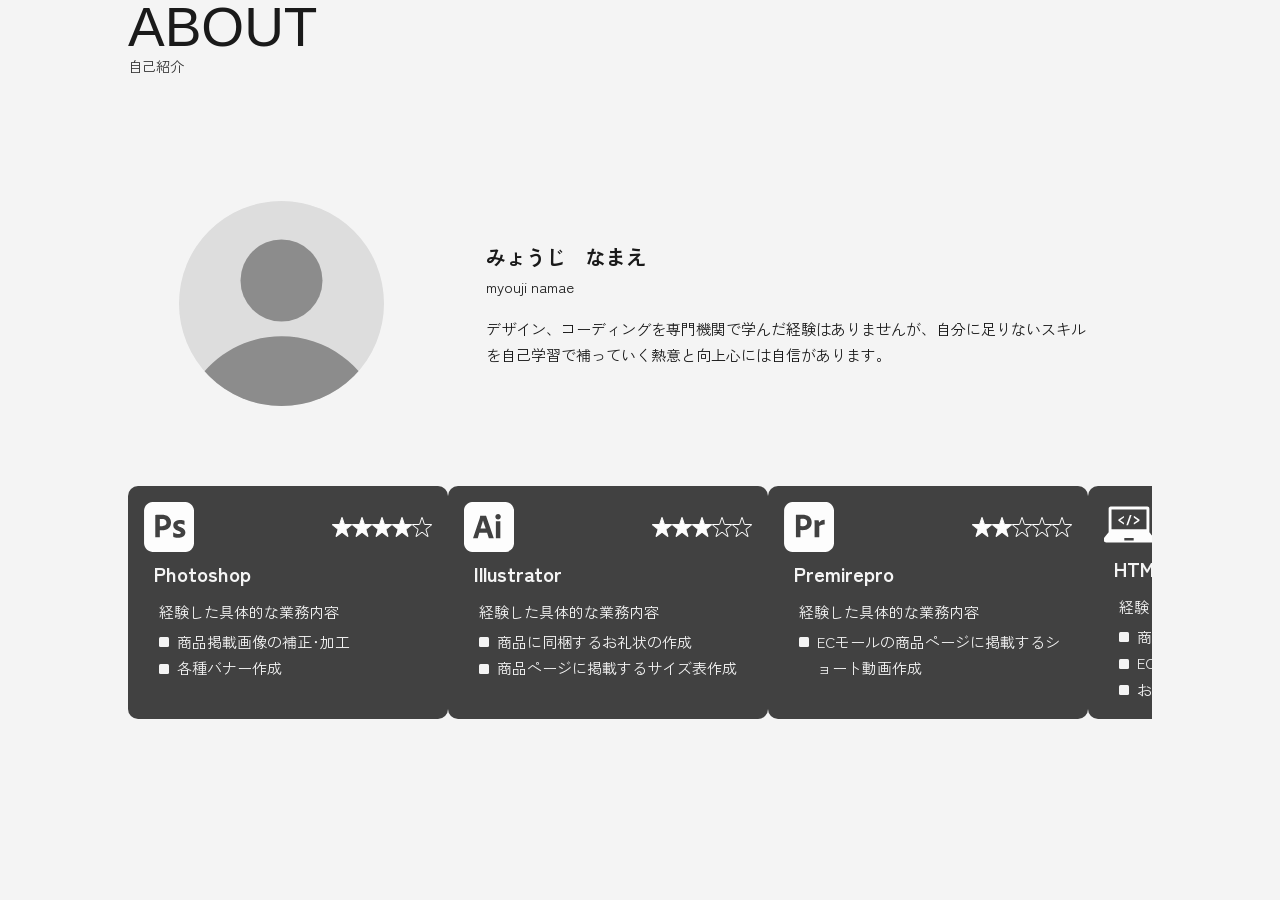
<file: about.html>
<!DOCTYPE html>
<html lang="ja">

<head>
    <meta charset="UTF-8">
    <meta name="viewport" content="width=device-width, initial-scale=1.0">
    <title>About</title>
    <link rel="stylesheet" href="css/destyle.css" type="text/css">
    <link rel="stylesheet" href="css/style.css" type="text/css">
    <link rel="preconnect" href="https://fonts.googleapis.com">
    <link rel="preconnect" href="https://fonts.gstatic.com" crossorigin>
    <link
        href="https://fonts.googleapis.com/css2?family=Google+Sans+Flex:opsz,wght@6..144,1..1000&family=Zen+Kaku+Gothic+Antique&display=swap"
        rel="stylesheet">

</head>

<body>
    <div id="selfintro_wrap">
        <h2 class="sans_flex">ABOUT</h2>
        <div class="section_subtitle">自己紹介</div>
        <div class="selfportrait_wrap">
            <p class="me_img"><img src="img/me.svg" alt="みょうじ　なまえ"></p>
            <div class="me_text">
                <p class="name">みょうじ　なまえ</p>
                <p class="name_deco">myouji namae</p>

                <p>
                    デザイン、コーディングを専門機関で学んだ経験はありませんが、自分に足りないスキルを自己学習で補っていく熱意と向上心には自信があります。 </p>
            </div>
        </div>

        <div class="skill">
            <div class="skill_swiper">
                <ul class="skillcard_wrap swiper-wrapper">
                    <li class="skillcard ps swiper-slide">
                        <div class="skill_title">
                            <p class="skill_icon">
                                <img src="img/ps.svg" alt="Photoshopのアイコン">
                            </p>
                            <div class="star_flex">
                                <p class="star">
                                    <img src="img/star_black.svg" alt="星マーク">
                                </p>
                                <p class="star">
                                    <img src="img/star_black.svg" alt="星マーク">
                                </p>
                                <p class="star">
                                    <img src="img/star_black.svg" alt="星マーク">
                                </p>
                                <p class="star">
                                    <img src="img/star_black.svg" alt="星マーク">
                                </p>
                                <p class="star">
                                    <img src="img/star_white.svg" alt="星マーク">
                                </p>
                            </div>
                        </div>
                        <h3>Photoshop</h3>

                        <span>
                            <h4>経験した具体的な業務内容</h4>
                            <ul class="detail">
                                <li>商品掲載画像の補正･加工</li>
                                <li>各種バナー作成</li>
                            </ul>
                        </span>
                    </li>
                    <li class="skillcard ai swiper-slide">
                        <div class="skill_title">
                            <p class="skill_icon">
                                <img src="img/ai.svg" alt="Illustratorのアイコン">
                            </p>
                            <div class="star_flex">
                                <p class="star">
                                    <img src="img/star_black.svg" alt="星マーク">
                                </p>
                                <p class="star">
                                    <img src="img/star_black.svg" alt="星マーク">
                                </p>
                                <p class="star">
                                    <img src="img/star_black.svg" alt="星マーク">
                                </p>
                                <p class="star">
                                    <img src="img/star_white.svg" alt="星マーク">
                                </p>
                                <p class="star">
                                    <img src="img/star_white.svg" alt="星マーク">
                                </p>
                            </div>
                        </div>
                        <h3>Illustrator</h3>
                        <span>
                            <h4>経験した具体的な業務内容</h4>
                            <ul class="detail">
                                <li>商品に同梱するお礼状の作成</li>
                                <li>商品ページに掲載するサイズ表作成</li>
                            </ul>
                        </span>
                    </li>
                    <li class="skillcard pre swiper-slide">
                        <div class="skill_title">
                            <p class="skill_icon">
                                <img src="img/pre.svg" alt="Premireproのアイコン">
                            </p>
                            <div class="star_flex">
                                <p class="star">
                                    <img src="img/star_black.svg" alt="星マーク">
                                </p>
                                <p class="star">
                                    <img src="img/star_black.svg" alt="星マーク">
                                </p>
                                <p class="star">
                                    <img src="img/star_white.svg" alt="星マーク">
                                </p>
                                <p class="star">
                                    <img src="img/star_white.svg" alt="星マーク">
                                </p>
                                <p class="star">
                                    <img src="img/star_white.svg" alt="星マーク">
                                </p>
                            </div>
                        </div>
                        <h3>Premirepro</h3>
                        <span>
                            <h4>経験した具体的な業務内容</h4>
                            <ul class="detail">
                                <li>ECモールの商品ページに掲載するショート動画作成</li>
                            </ul>
                        </span>
                    </li>
                    <li class="skillcard hc swiper-slide">
                        <div class="skill_title">
                            <p class="skill_icon">
                                <img src="img/coading.svg" alt="HTML/CSSのアイコン">
                            </p>
                            <div class="star_flex">
                                <p class="star">
                                    <img src="img/star_black.svg" alt="星マーク">
                                </p>
                                <p class="star">
                                    <img src="img/star_black.svg" alt="星マーク">
                                </p>
                                <p class="star">
                                    <img src="img/star_black.svg" alt="星マーク">
                                </p>
                                <p class="star">
                                    <img src="img/star_black.svg" alt="星マーク">
                                </p>
                                <p class="star">
                                    <img src="img/star_white.svg" alt="星マーク">
                                </p>
                            </div>
                        </div>
                        <h3>HTML/CSS/Javascript</h3>
                        <span>
                            <h4>経験した具体的な業務内容</h4>
                            <ul class="detail">
                                <li>商品の特集記事作成</li>
                                <li>ECモール自社ページの更新</li>
                                <li>お問い合わせフォームの作成</li>
                            </ul>
                        </span>
                    </li>
                    <li class="skillcard js swiper-slide">
                        <div class="skill_title">
                            <p class="skill_icon">
                                <img src="img/camera.svg" alt="カメラのアイコン">
                            </p>
                            <div class="star_flex">
                                <p class="star">
                                    <img src="img/star_black.svg" alt="星マーク">
                                </p>
                                <p class="star">
                                    <img src="img/star_black.svg" alt="星マーク">
                                </p>
                                <p class="star">
                                    <img src="img/star_black.svg" alt="星マーク">
                                </p>
                                <p class="star">
                                    <img src="img/star_black.svg" alt="星マーク">
                                </p>
                                <p class="star">
                                    <img src="img/star_white.svg" alt="星マーク">
                                </p>
                            </div>
                        </div>
                        <h3>一眼レフカメラを用いた撮影</h3>
                        <span>
                            <h4>経験した具体的な業務内容</h4>
                            <ul class="detail">
                                <li>商品掲載画像の撮影</li>
                                <li>アパレル商品の着用画像撮影</li>
                                <li>ショート動画用の動画撮影</li>
                            </ul>
                        </span>
                    </li>
                    <li class="skillcard marketing swiper-slide">
                        <div class="skill_title">
                            <p class="skill_icon">
                                <img src="img/marketing.svg" alt="marketingのアイコン">
                            </p>
                            <div class="star_flex">
                                <p class="star">
                                    <img src="img/star_black.svg" alt="星マーク">
                                </p>
                                <p class="star">
                                    <img src="img/star_black.svg" alt="星マーク">
                                </p>
                                <p class="star">
                                    <img src="img/star_white.svg" alt="星マーク">
                                </p>
                                <p class="star">
                                    <img src="img/star_white.svg" alt="星マーク">
                                </p>
                                <p class="star">
                                    <img src="img/star_white.svg" alt="星マーク">
                                </p>
                            </div>
                        </div>
                        <h3>マーケティング/SNS</h3>
                        <span>
                            <h4>経験した具体的な業務内容</h4>
                            <ul class="detail">
                                <li>Instagramのフィード作成</li>
                                <li>Xのポスト作成</li>
                            </ul>
                        </span>
                    </li>

                </ul>
            </div>
        </div>
    </div>
</body>

</html>
</file>
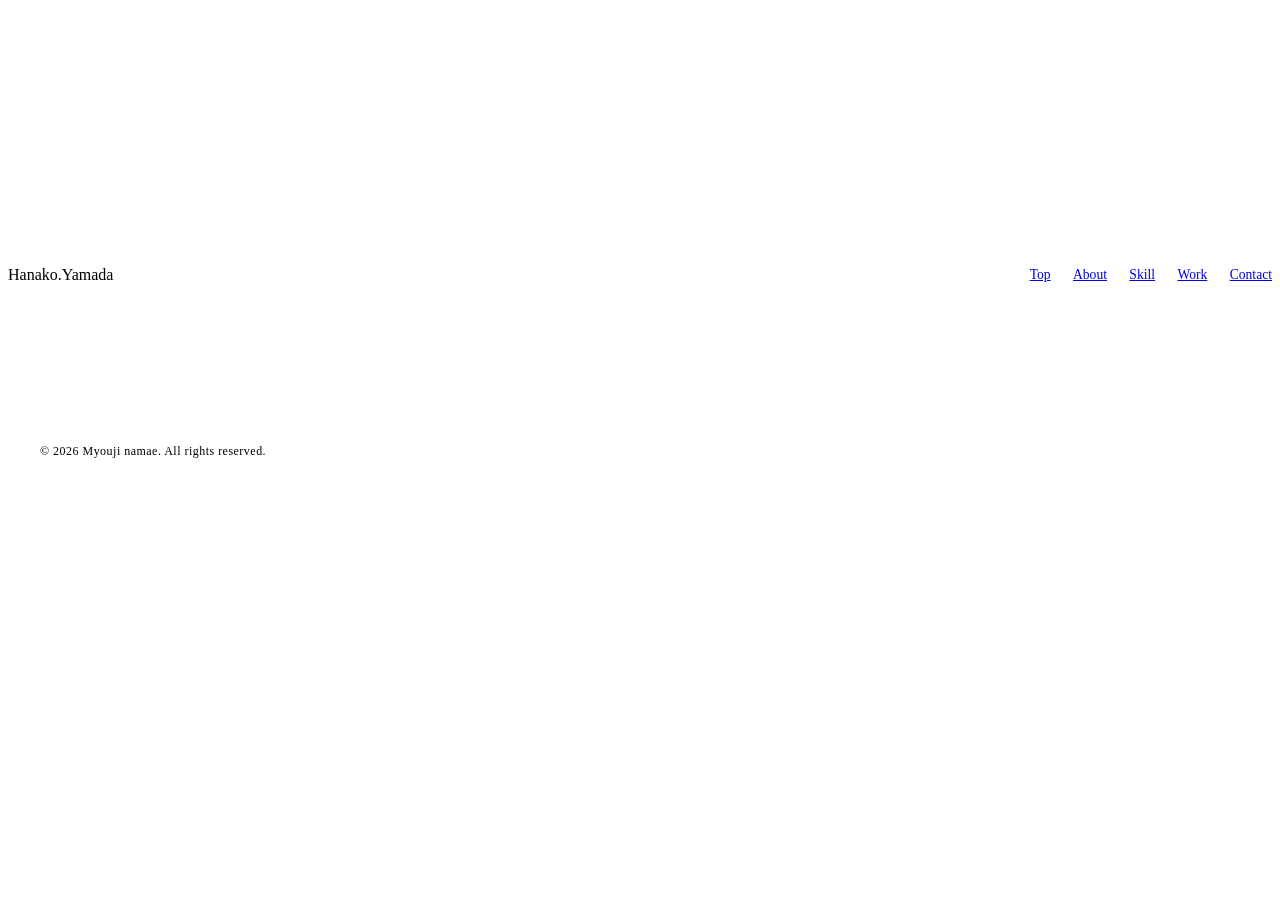
<file: footer.html>
<!DOCTYPE html>
<html lang="en">

<head>
    <meta charset="UTF-8">
    <meta name="viewport" content="width=device-width, initial-scale=1.0">
    <title>footer</title>
    <style>
        /* フッター */
        #footer_bg {
            width: 100%;
            background-color: var(--fontcolor);
            color: var(--basecolor);
            margin-top: 250px;
            padding-top: rem;
        }

        .footer-top {
            display: flex;
            justify-content: space-between;
            align-items: center;
            flex-wrap: wrap;
            gap: 1rem;
            width: 1200px;
            margin: auto;
            padding-top: 1rem;
        }

        .footer-links {
            display: flex;
            gap: 1.4rem;
            font-size: .85rem;
            color: var(--charcoal-soft);
        }

        .footer-links a:hover {
            color: var(--red);
        }

        .copyright {
            font-size: .75rem;
            color: var(--charcoal-soft);
            letter-spacing: .04em;
            margin-top: 8rem;
            width: 1200px;
            margin: auto;
            padding: 10rem 0 0.5rem 0;
        }

        @media screen and (max-width: 1299px) {

            /* フッター */
            .footer-top {
                width: 100%;
            }

            @media screen and (max-width: 767px) {}
        }
    </style>
</head>

<body>
    <div id="footer_bg">
        <div id="footer_wrap">
            <div class="footer-top">
                <div>Hanako.Yamada</div>
                <div class="footer-links">
                    <a href="#hero">Top</a>
                    <a href="#about">About</a>
                    <a href="#skills">Skill</a>
                    <a href="#works">Work</a>
                    <a href="#contact">Contact</a>
                </div>
            </div>

            <div class="copyright">© 2026 Myouji namae. All rights reserved.</div>
        </div>
</body>

</html>
</file>
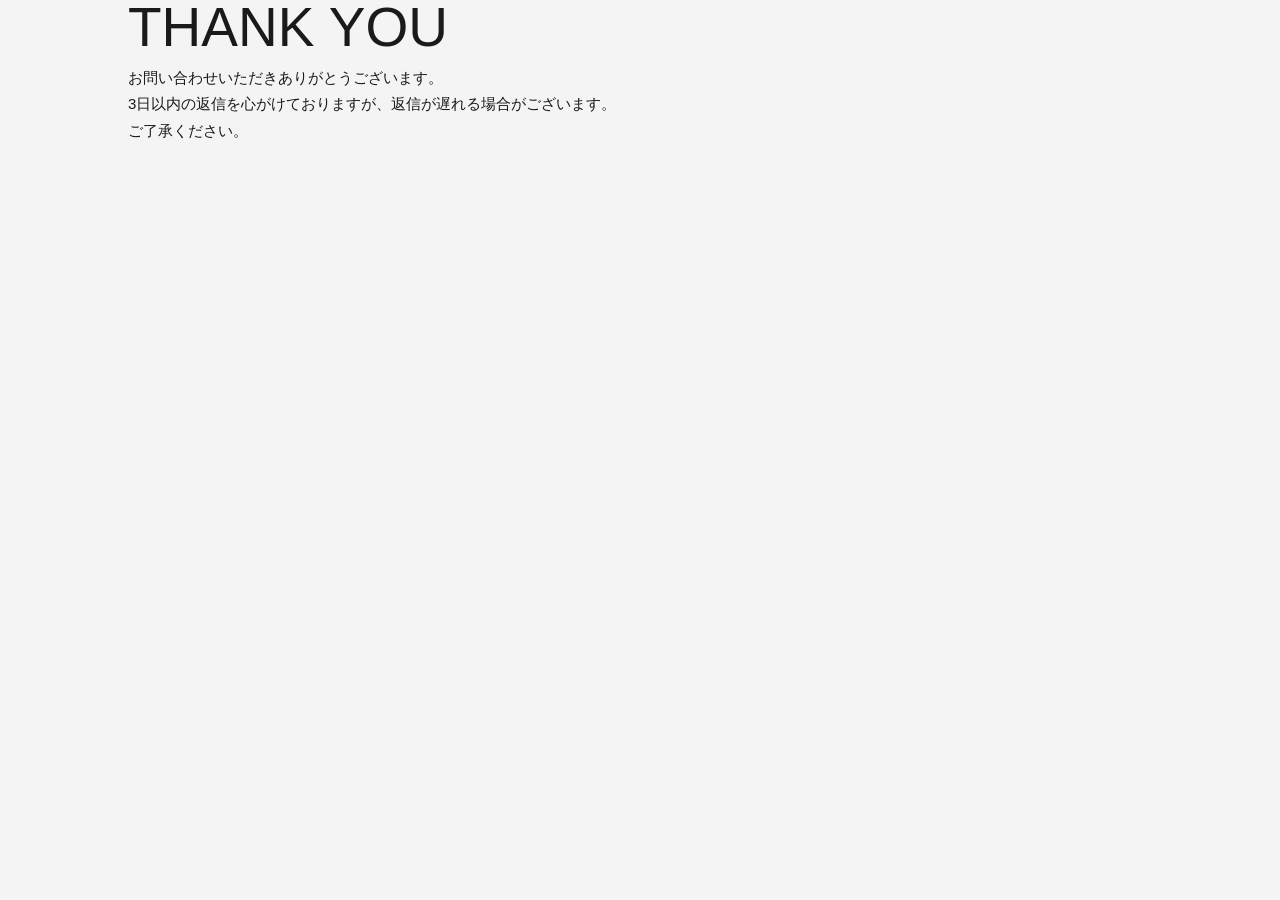
<file: thanks.html>
<!DOCTYPE html>
<html lang="ja">

<head>
    <meta charset="UTF-8">
    <meta name="viewport" content="width=device-width, initial-scale=1.0">
    <title>THANKS</title>
    <link rel="stylesheet" href="css/destyle.css" type="text/css">
    <link rel="stylesheet" href="css/style.css" type="text/css">
    <link rel="preconnect" href="https://fonts.googleapis.com">
    <link rel="preconnect" href="https://fonts.gstatic.com" crossorigin>
    <link href="https://fonts.googleapis.com/css2?family=Zen+Kaku+Gothic+New:wght@400;500;700;900&display=swap"
        rel="stylesheet">
    <style>
        .matrix .bg-wrap,
        .matrix .bg-wrap .inn {
            display: block;
        }

        .matrix .bg-wrap {
            overflow: hidden;
            opacity: 0;
        }

        .matrix .bg-wrap+.bg-wrap {
            margin-top: 10px;
        }

        .matrix .bg-wrap .inn.small {
            font-size: 15px;
        }

        .matrix .bg-wrap .inn {
            opacity: 0;
            transform: matrix(1, 0, 0, 1, 0, 100);
            transition: 1.2s cubic-bezier(0.22, 1, 0.36, 1);
        }

        .matrix.is-animated .bg-wrap {
            opacity: 1;
        }

        .matrix.is-animated .bg-wrap .inn {
            opacity: 1;
            transform: matrix(1, 0, 0, 1, 0, 0);
        }

        /* largeの0.25秒後にsmallを開始 */
        .matrix.is-animated .bg-wrap:nth-child(2) .inn.small {
            transition-delay: 0.25s;
        }
    </style>
</head>

<body>
    <div id="thanks_wrap" class="matrix anim">
        <span class="bg-wrap">
            <h2 class="sans_flex inn large">THANK YOU</h2>
        </span>
        <span class="bg-wrap">
            <p class="inn small">お問い合わせいただきありがとうございます。<br>
                3日以内の返信を心がけておりますが、返信が遅れる場合がございます。<br>
                ご了承ください。
            </p>
        </span>
    </div>

    <script>
        document.addEventListener("DOMContentLoaded", () => {
            const targets = document.querySelectorAll(".matrix");

            const observer = new IntersectionObserver(
                (entries, observer) => {
                    entries.forEach((entry) => {
                        if (entry.isIntersecting) {
                            entry.target.classList.add("is-animated");
                            observer.unobserve(entry.target);
                        }
                    });
                },
                {
                    threshold: 0.1,
                    rootMargin: "0px 0px -10% 0px",
                }
            );

            targets.forEach((target) => {
                observer.observe(target);
            });
        });
    </script>
</body>

</html>
</file>
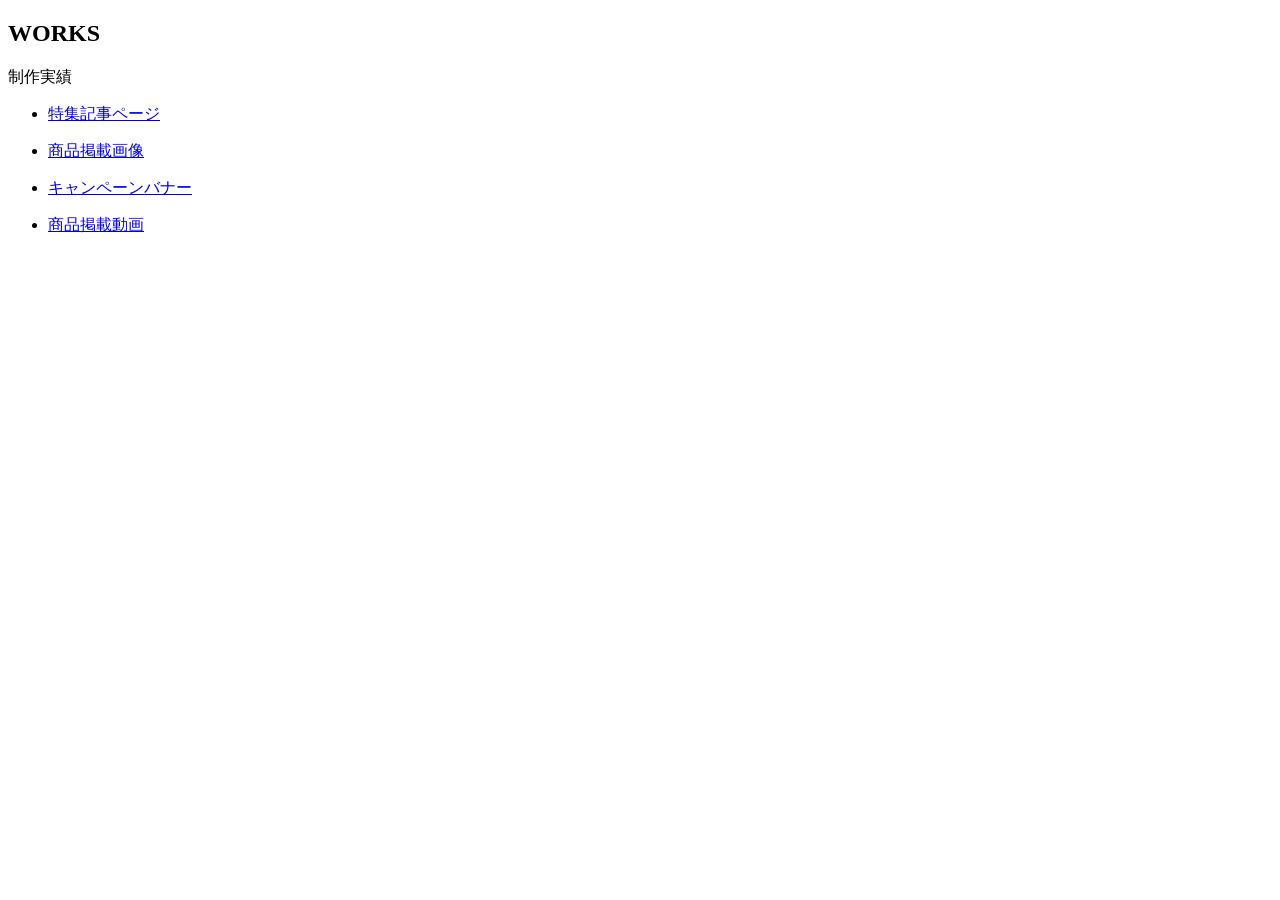
<file: works.html>
<!DOCTYPE html>
<html lang="ja">

<head>
    <meta charset="UTF-8">
    <meta name="viewport" content="width=device-width, initial-scale=1.0">
    <title>WORKS</title>
</head>

<body>
    <div id="works_wrap">
        <h2 class="sans_flex">WORKS</h2>
        <div class="section_subtitle">制作実績</div>
        <div class="swiper">
            <ul class="works_card swiper-wrapper">
                <li class="swiper-slide">
                    <a class="bc_gradation" href="works01.html">
                        <p class="works_title">特集記事ページ</p>
                    </a>
                </li>
                <li class="swiper-slide">
                    <a class="bc_gradation" href="works02.html">
                        <p class="works_title">商品掲載画像</p>
                    </a>
                </li>
                <li class="swiper-slide">
                    <a class="bc_gradation" href="works03.html">
                        <p class="works_title">キャンペーンバナー</p>
                    </a>
                </li>
                <li class="swiper-slide">
                    <a class="bc_gradation" href="works04.html">
                        <p class="works_title">商品掲載動画</p>
                    </a>
                </li>
            </ul>
        </div>
    </div>
</body>

</html>
</file>
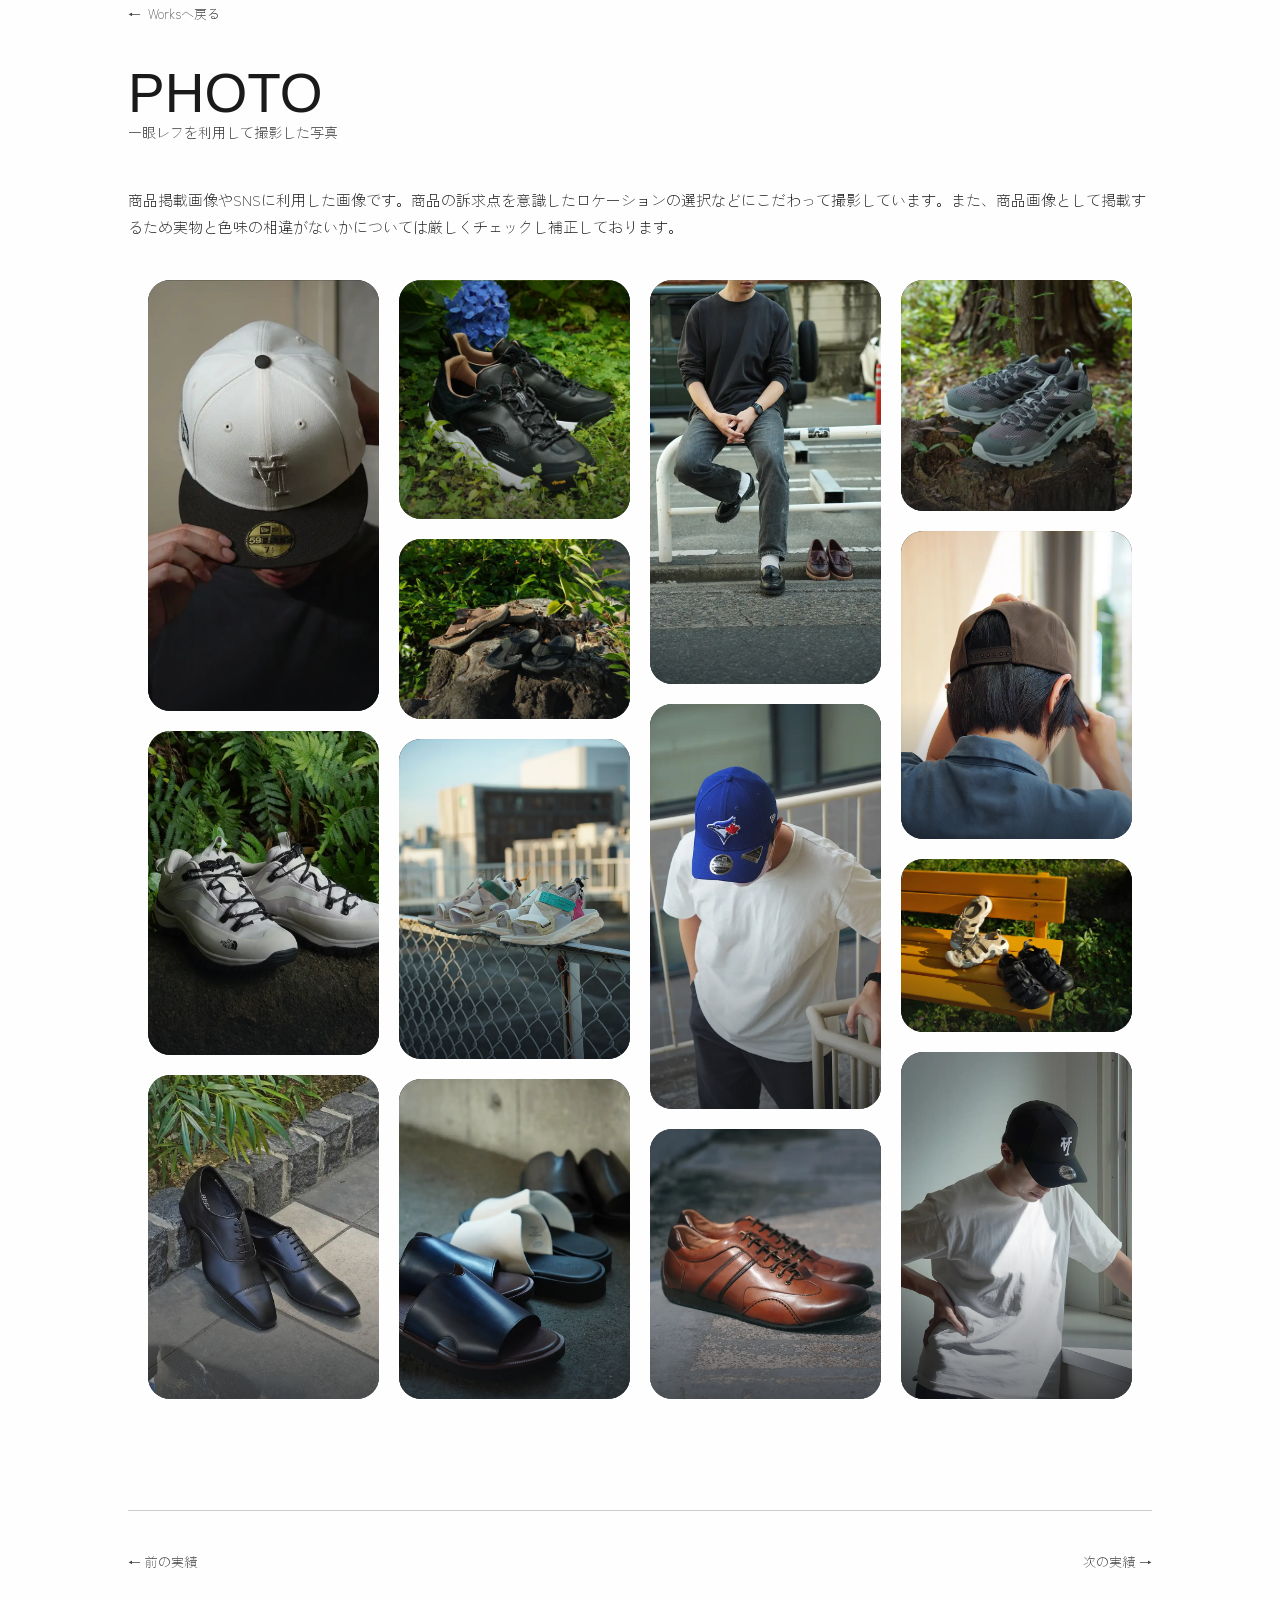
<file: works02.html>
<!DOCTYPE html>
<html lang="ja">

<head>
  <meta charset="UTF-8">
  <meta name="viewport" content="width=device-width, initial-scale=1.0">
  <title>PHOTO | Myouji Namae</title>
  <link rel="stylesheet" href="css/destyle.css">
  <link rel="stylesheet" href="css/style.css">
  <link rel="stylesheet" href="css/style2.css">
  <link rel="preconnect" href="https://fonts.googleapis.com">
  <link rel="preconnect" href="https://fonts.gstatic.com" crossorigin>
  <link
    href="https://fonts.googleapis.com/css2?family=Google+Sans+Flex:opsz,wght@6..144,1..1000&family=Zen+Kaku+Gothic+Antique&display=swap"
    rel="stylesheet">
</head>

<body>
  <div id="headerContainer" data-header-path="header.html"></div>
  <div id="works02_wrap">
    <div class="work-breadcrumb">
      <a href="index.html#works">Worksへ戻る</a>
    </div>
    <h5 class="sans_flex">PHOTO</h5>
    <div class="section_subtitle">一眼レフを利用して撮影した写真</div>

    <p>商品掲載画像やSNSに利用した画像です。商品の訴求点を意識したロケーションの選択などにこだわって撮影しています。また、商品画像として掲載するため実物と色味の相違がないかについては厳しくチェックし補正しております。</p>

    <main>
      <section class="bento" aria-label="写真ギャラリー">

        <div class="gallery-item ratio-portrait" style="--bg-image:url('../img/900_1200_01.webp')">
          <div class="item-image"></div>
        </div>

        <div class="gallery-item ratio-square" style="--bg-image:url('../img/1040_1040.webp')">
          <div class="item-image"></div>
        </div>

        <div class="gallery-item ratio-tall" style="--bg-image:url('../img/800_1300_01.webp')">
          <div class="item-image"></div>
        </div>

        <div class="gallery-item ratio-square" style="--bg-image:url('../img/1040_1040_02.webp')">
          <div class="item-image"></div>
        </div>

        <div class="gallery-item ratio-wide" style="--bg-image:url('../img/1000_750.webp')">
          <div class="item-image"></div>
        </div>

        <div class="gallery-item ratio-portrait" style="--bg-image:url('../img/900_1200_02.webp')">
          <div class="item-image"></div>
        </div>

        <div class="gallery-item ratio-square" style="--bg-image:url('../img/1040_1040_03.webp')">
          <div class="item-image"></div>
        </div>

        <div class="gallery-item ratio-tall" style="--bg-image:url('../img/800_1300_03.webp')">
          <div class="item-image"></div>
        </div>

        <div class="gallery-item ratio-portrait" style="--bg-image:url('../img/900_1200_03.webp')">
          <div class="item-image"></div>
        </div>

        <div class="gallery-item ratio-square" style="--bg-image:url('../img/1040_1040_04.webp')">
          <div class="item-image"></div>
        </div>

        <div class="gallery-item ratio-wide" style="--bg-image:url('../img/1000_750_02.webp')">
          <div class="item-image"></div>
        </div>

        <div class="gallery-item ratio-square" style="--bg-image:url('../img/1040_1040_05.webp')">
          <div class="item-image"></div>
        </div>

        <div class="gallery-item ratio-portrait" style="--bg-image:url('../img/900_1200_04.webp')">
          <div class="item-image"></div>
        </div>

        <div class="gallery-item ratio-tall" style="--bg-image:url('../img/800_1300_02.webp')">
          <div class="item-image"></div>
        </div>

      </section>
      <div class="work-nextprev">
        <a href="works01.html">← 前の実績</a>
        <a href="works03.html">次の実績 →</a>
      </div>
    </main>
  </div>
  <script src="script.js"></script>
  <script>
    // header.html を読み込んで、挿入後にヘッダー用のイベントをセットアップする
    const headerContainer = document.getElementById('headerContainer');
    const headerPath = headerContainer.dataset.headerPath || 'header.html';

    fetch(headerPath)
      .then(response => response.text())
      .then(html => {
        headerContainer.innerHTML = html;
        initHeader();
      })
      .catch(error => {
        console.error('headerの読み込みに失敗しました', error);
      });

    function initHeader() {
      const header = document.getElementById('siteHeader');
      const menuBtn = document.getElementById('menuBtn');
      const navOverlay = document.getElementById('navOverlay');

      // heroセクションから外れたらheaderを表示する
      // （scrollYの数値決め打ちだと、hero部分の高さを変えるたびに調整が必要になるため、
      // 　heroセクション自体の可視状態をIntersectionObserverで監視する）
      const hero = document.getElementById('hero');
      if (hero) {
        const heroObserver = new IntersectionObserver(([entry]) => {
          header.classList.toggle('visible', !entry.isIntersecting);
        }, { threshold: 0 });
        heroObserver.observe(hero);
      }

      // ハンバーガーメニューのトグル
      // ・menuBtnに.openが付くとアイコンがばつ印に変形（CSS側で対応）
      // ・navOverlayに.openが付くと上から下へスライドして表示
      // ・headerに.openが付くと背景色と文字色が反転
      menuBtn.addEventListener('click', () => {
        const isOpen = navOverlay.classList.toggle('open');
        menuBtn.classList.toggle('open', isOpen);
        header.classList.toggle('open', isOpen);
        menuBtn.setAttribute('aria-expanded', isOpen);
      });

      navOverlay.querySelectorAll('.nav-link').forEach(link => {
        link.addEventListener('click', () => {
          navOverlay.classList.remove('open');
          menuBtn.classList.remove('open');
          header.classList.remove('open');
          menuBtn.setAttribute('aria-expanded', 'false');
        });
      });
    }
  </script>
</body>

</html>
</file>
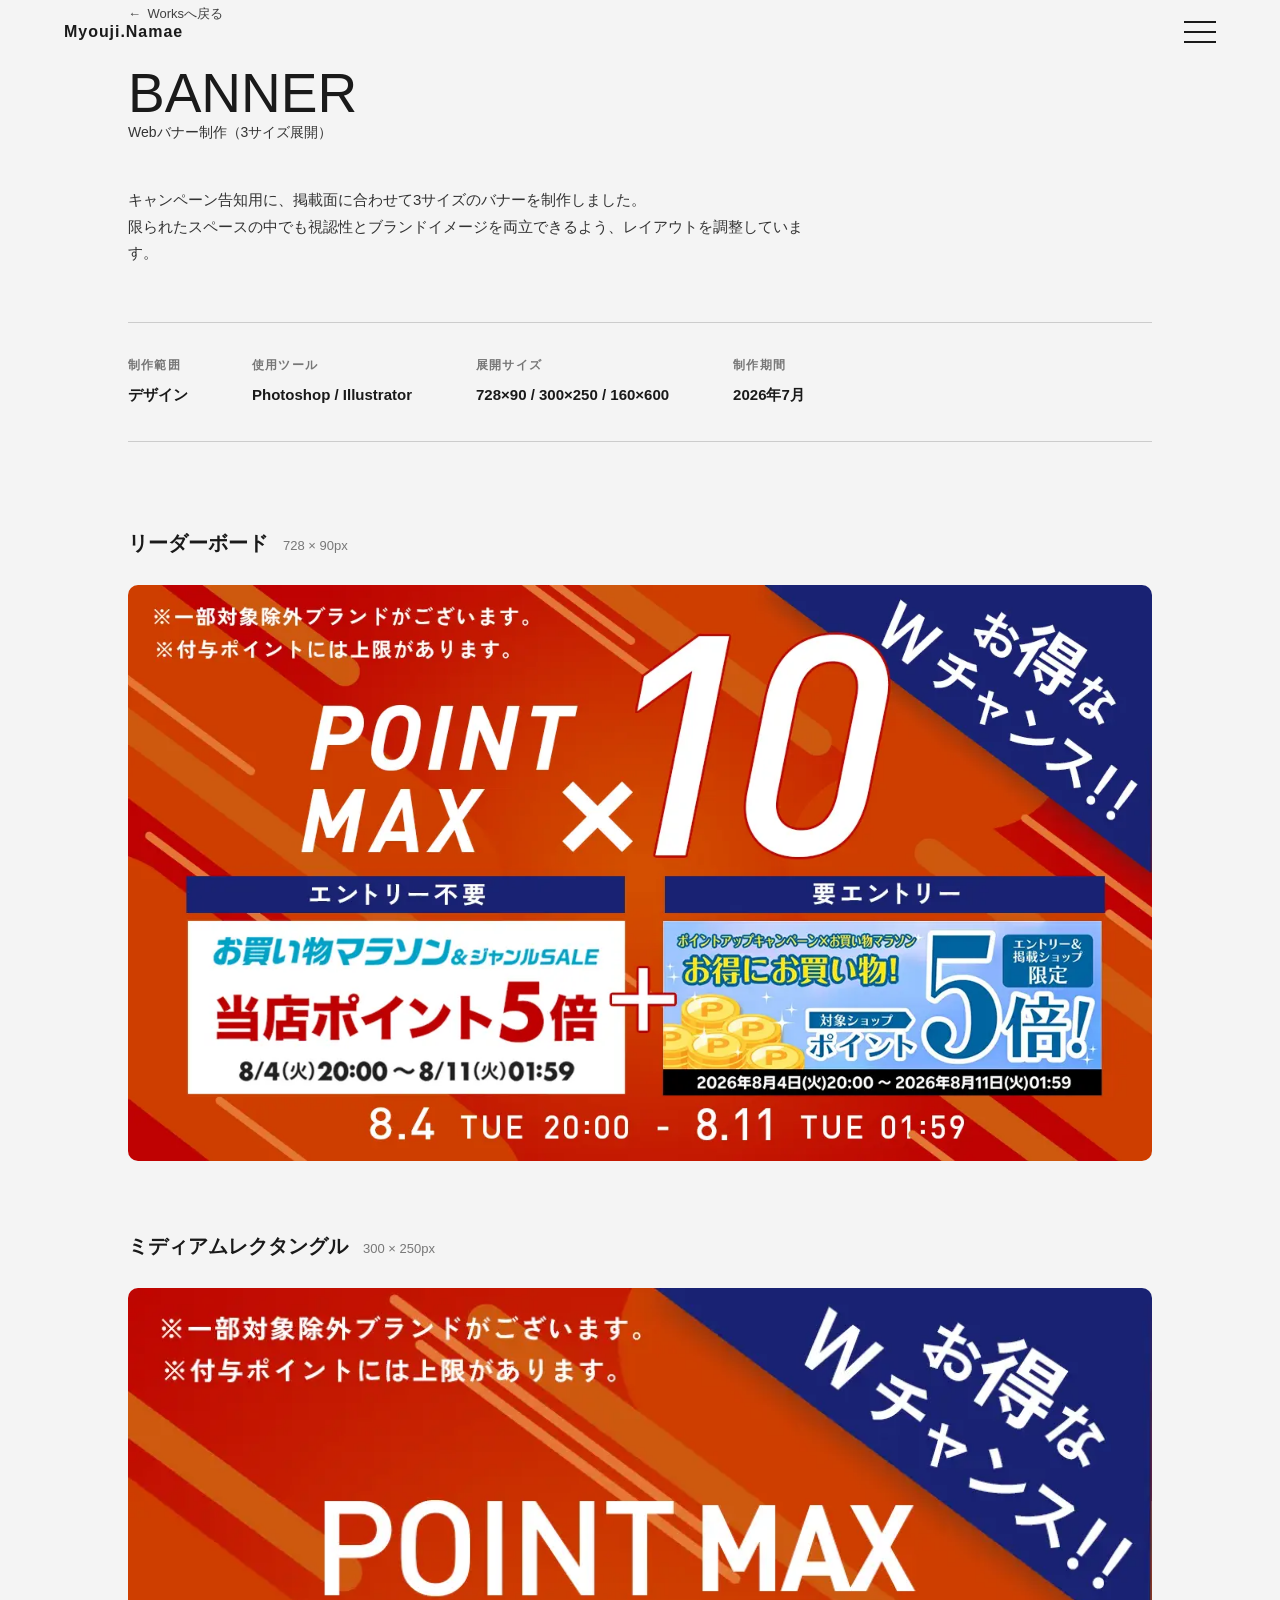
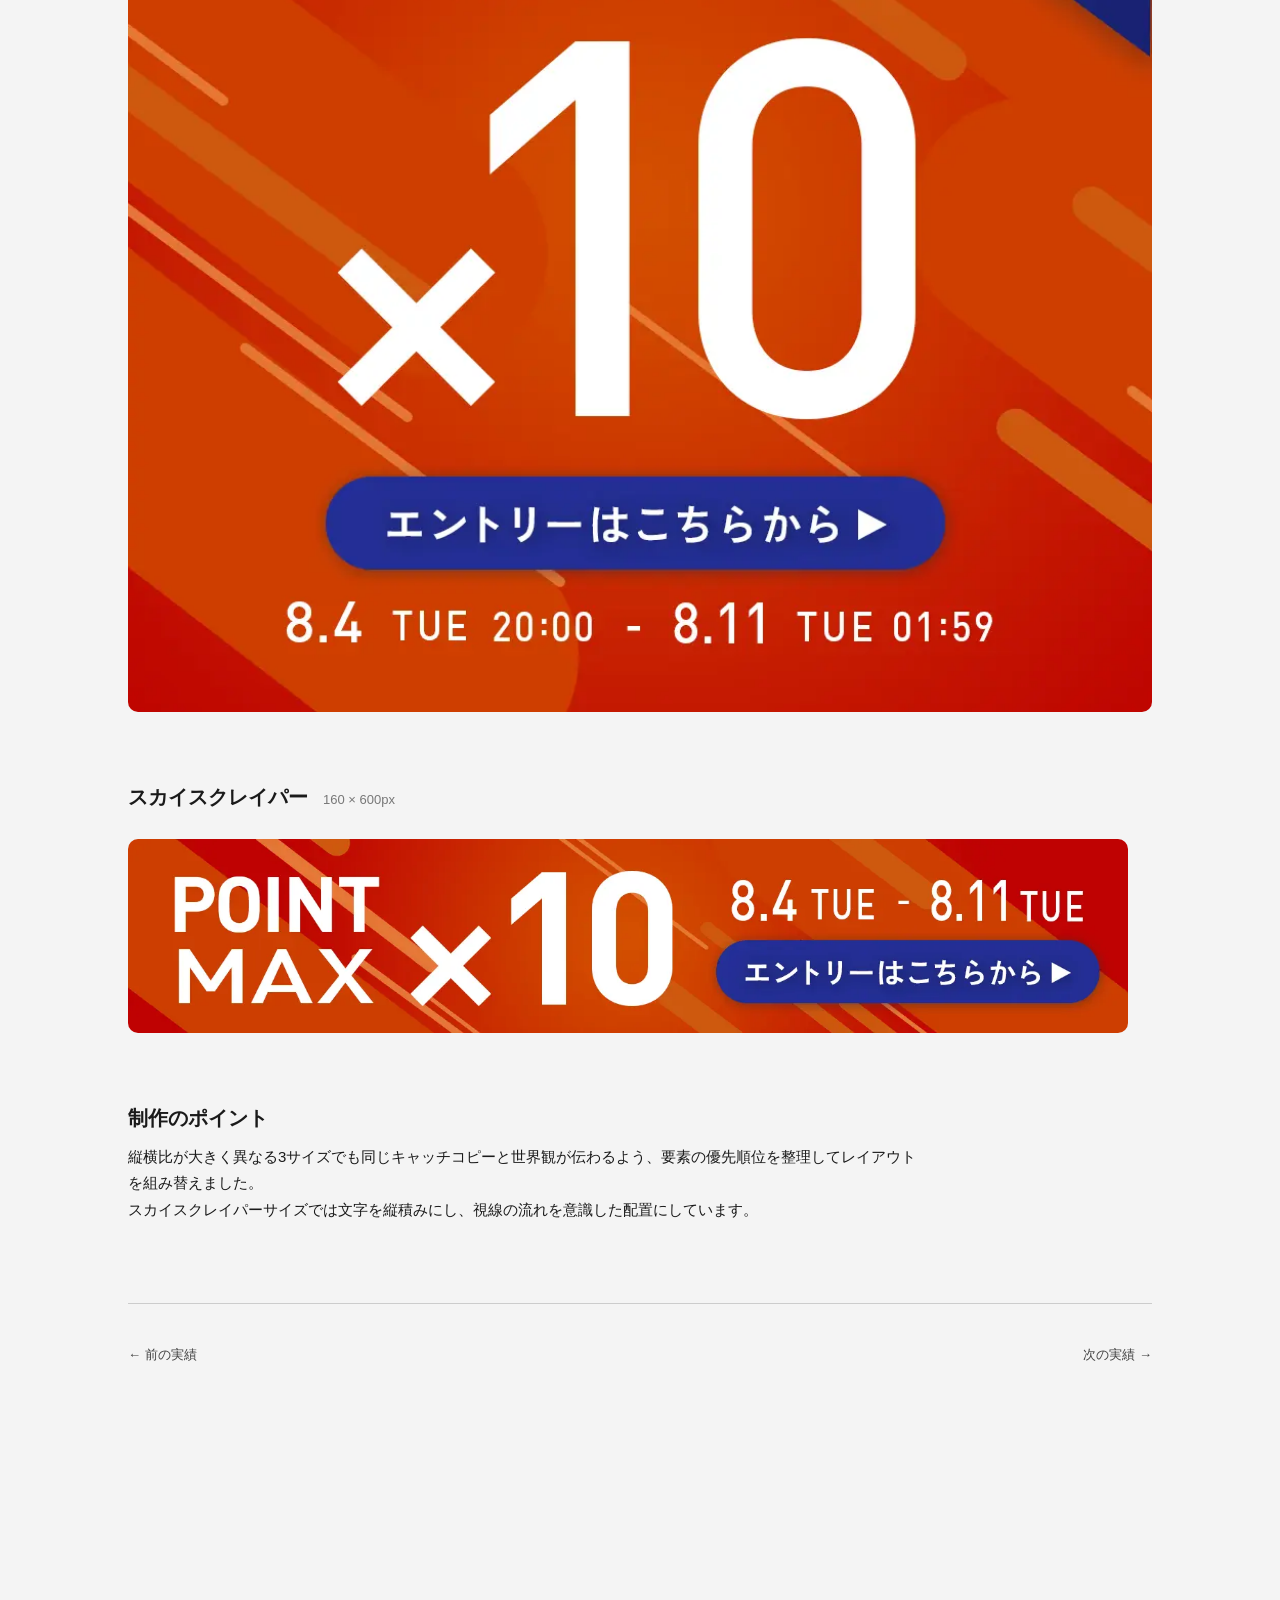
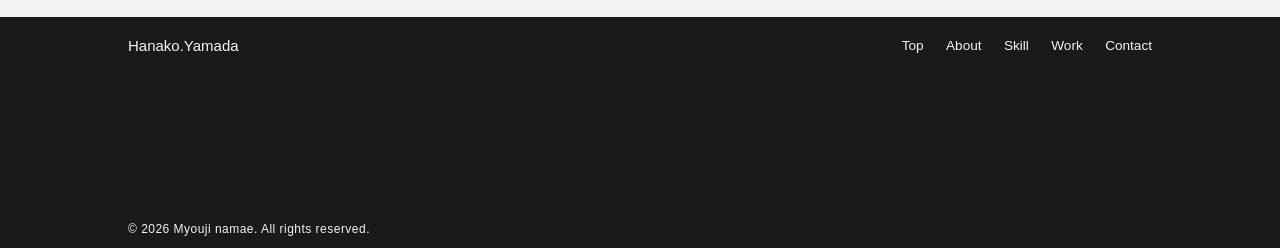
<file: works03.html>
<!DOCTYPE html>
<html lang="ja">

<head>
  <meta charset="UTF-8">
  <meta name="viewport" content="width=device-width, initial-scale=1.0">
  <title>バナー制作 | MYOUJI NAMAE Yamada Portfolio</title>
  <meta name="description" content="3サイズ展開で制作したWebバナーの実績詳細ページです。">
  <link rel="stylesheet" href="css/destyle.css" type="text/css">
  <link rel="stylesheet" href="css/style.css" type="text/css">
  <link rel="preconnect" href="https://fonts.googleapis.com">
  <link rel="preconnect" href="https://fonts.gstatic.com" crossorigin>
  <link href="https://fonts.googleapis.com/css2?family=Zen+Kaku+Gothic+New:wght@400;500;700;900&display=swap"
    rel="stylesheet">
</head>

<body>

  <div id="headerContainer" data-header-path="header.html"></div>

  <main>
    <section id="works03_wrap">

      <div class="work-breadcrumb">
        <a href="index.html#works">Worksへ戻る</a>
      </div>

      <div class="work-hero">
        <h5 class="sans_flex">BANNER</h5>
        <div class="section_subtitle">Webバナー制作（3サイズ展開）</div>
        <p class="hero_copy">
          キャンペーン告知用に、掲載面に合わせて3サイズのバナーを制作しました。<br>
          限られたスペースの中でも視認性とブランドイメージを両立できるよう、レイアウトを調整しています。
        </p>
      </div>

      <dl class="work-meta-list">
        <div>
          <dt>制作範囲</dt>
          <dd>デザイン</dd>
        </div>
        <div>
          <dt>使用ツール</dt>
          <dd>Photoshop / Illustrator</dd>
        </div>
        <div>
          <dt>展開サイズ</dt>
          <dd>728×90 / 300×250 / 160×600</dd>
        </div>
        <div>
          <dt>制作期間</dt>
          <dd>2026年7月</dd>
        </div>
      </dl>

      <div class="banner-showcase">

        <div class="banner-item">
          <h3>リーダーボード<span class="banner-size">728 × 90px</span></h3>
          <div class="banner-frame size-leaderboard">
            <img src="img/rakuten_bunner.webp" alt="728×90サイズのバナー">
          </div>
        </div>

        <div class="banner-item">
          <h3>ミディアムレクタングル<span class="banner-size">300 × 250px</span></h3>
          <div class="banner-frame size-rectangle">
            <img src="img/rakuten_bunner03.webp" alt="300×250サイズのバナー">
          </div>
        </div>

        <div class="banner-item">
          <h3>スカイスクレイパー<span class="banner-size">160 × 600px</span></h3>
          <div class="banner-frame size-skyscraper">
            <img src="img/rakuten_bunner02.webp" alt="160×600サイズのバナー">
          </div>
        </div>

      </div>

      <div class="work-detail-text">
        <h3>制作のポイント</h3>
        <p>
          縦横比が大きく異なる3サイズでも同じキャッチコピーと世界観が伝わるよう、要素の優先順位を整理してレイアウトを組み替えました。<br>
          スカイスクレイパーサイズでは文字を縦積みにし、視線の流れを意識した配置にしています。
        </p>
      </div>

      <div class="work-nextprev">
        <a href="works02.html">← 前の実績</a>
        <a href="works04.html">次の実績 →</a>
      </div>

    </section>
  </main>

  <div id="footer"></div>

  <script>
    // header.html を読み込んで、挿入後にヘッダー用のイベントをセットアップする
    const headerContainer = document.getElementById('headerContainer');
    const headerPath = headerContainer.dataset.headerPath || 'header.html';

    fetch(headerPath)
      .then(response => response.text())
      .then(html => {
        headerContainer.innerHTML = html;
        initHeader();
      })
      .catch(error => {
        console.error('headerの読み込みに失敗しました', error);
      });

    function initHeader() {
      const header = document.getElementById('siteHeader');
      const menuBtn = document.getElementById('menuBtn');
      const navOverlay = document.getElementById('navOverlay');

      header.classList.add('visible');

      menuBtn.addEventListener('click', () => {
        const isOpen = navOverlay.classList.toggle('open');
        menuBtn.classList.toggle('open', isOpen);
        header.classList.toggle('open', isOpen);
        menuBtn.setAttribute('aria-expanded', isOpen);
      });

      navOverlay.querySelectorAll('.nav-link').forEach(link => {
        link.addEventListener('click', () => {
          navOverlay.classList.remove('open');
          menuBtn.classList.remove('open');
          header.classList.remove('open');
          menuBtn.setAttribute('aria-expanded', 'false');
        });
      });
    }

    // footer.html を読み込む
    fetch('footer.html')
      .then(response => response.text())
      .then(html => {
        document.getElementById('footer').innerHTML = html;
      })
      .catch(error => {
        document.getElementById('footer').innerHTML = '読み込みに失敗しました。';
      });

    // テキストリビール（h1, h2, .hero_copyが画面内に入ったら下から迫り上がらせる）
    const isMobileWidth = () => window.matchMedia('(max-width: 767px)').matches;
    const textRevealOptions = isMobileWidth()
      ? { threshold: 0.1, rootMargin: '0px 0px -5% 0px' }
      : { threshold: 0.2, rootMargin: '0px 0px -10% 0px' };

    const textRevealObserver = new IntersectionObserver((entries, obs) => {
      entries.forEach(entry => {
        if (entry.isIntersecting) {
          entry.target.classList.add('is-animated');
          obs.unobserve(entry.target);
        }
      });
    }, textRevealOptions);

    function setupTextReveal(root = document) {
      root.querySelectorAll('h1, h2, .hero_copy').forEach(el => {
        if (el.classList.contains('text-reveal-parent') || el.classList.contains('text-reveal')) return;

        const lines = el.querySelectorAll(':scope > .reveal-line');

        if (lines.length > 0) {
          el.classList.add('text-reveal-parent');
          lines.forEach((line, i) => {
            line.classList.add('text-reveal');
            const inner = document.createElement('span');
            inner.className = 'text-reveal-inner';
            inner.innerHTML = line.innerHTML;
            inner.style.transitionDelay = (i * 150) + 'ms';
            line.innerHTML = '';
            line.appendChild(inner);
            textRevealObserver.observe(line);
          });
        } else {
          el.classList.add('text-reveal');
          const inner = document.createElement('span');
          inner.className = 'text-reveal-inner';
          inner.innerHTML = el.innerHTML;
          el.innerHTML = '';
          el.appendChild(inner);
          textRevealObserver.observe(el);
        }
      });
    }

    setupTextReveal();
  </script>

</body>

</html>
</file>
<file: css/destyle.css>
/*! destyle.css v4.0.1 | MIT License | https://github.com/nicolas-cusan/destyle.css */

/* Reset box-model and set borders */
/* ============================================ */

*,
::before,
::after {
  box-sizing: border-box;
  border-style: solid;
  border-width: 0;
  min-width: 0;
}

/* Document */
/* ============================================ */

/**
 * 1. Correct the line height in all browsers.
 * 2. Prevent adjustments of font size after orientation changes in iOS.
 * 3. Remove gray overlay on links for iOS.
 */

html {
  line-height: 1.15; /* 1 */
  -webkit-text-size-adjust: 100%; /* 2 */
  -webkit-tap-highlight-color: transparent; /* 3*/
}

/* Sections */
/* ============================================ */

/**
 * Remove the margin in all browsers.
 */

body {
  margin: 0;
}

/**
 * Render the `main` element consistently in IE.
 */

main {
  display: block;
}

/* Vertical rhythm */
/* ============================================ */

p,
table,
blockquote,
address,
pre,
iframe,
form,
figure,
dl {
  margin: 0;
}

/* Headings */
/* ============================================ */

h1,
h2,
h3,
h4,
h5,
h6 {
  font-size: inherit;
  font-weight: inherit;
  margin: 0;
}

/* Lists (enumeration) */
/* ============================================ */

ul,
ol {
  margin: 0;
  padding: 0;
  list-style: none;
}

/* Lists (definition) */
/* ============================================ */

dt {
  font-weight: bold;
}

dd {
  margin-left: 0;
}

/* Grouping content */
/* ============================================ */

/**
 * 1. Add the correct box sizing in Firefox.
 * 2. Show the overflow in Edge and IE.
 */

hr {
  box-sizing: content-box; /* 1 */
  height: 0; /* 1 */
  overflow: visible; /* 2 */
  border-top-width: 1px;
  margin: 0;
  clear: both;
  color: inherit;
}

/**
 * 1. Correct the inheritance and scaling of font size in all browsers.
 * 2. Correct the odd `em` font sizing in all browsers.
 */

pre {
  font-family: monospace, monospace; /* 1 */
  font-size: inherit; /* 2 */
}

address {
  font-style: inherit;
}

/* Text-level semantics */
/* ============================================ */

/**
 * Remove the gray background on active links in IE 10.
 */

a {
  background-color: transparent;
  text-decoration: none;
  color: inherit;
}

/**
 * 1. Remove the bottom border in Chrome 57-
 * 2. Add the correct text decoration in Chrome, Edge, IE, Opera, and Safari.
 */

abbr[title] {
  text-decoration: underline dotted; /* 2 */
}

/**
 * Add the correct font weight in Chrome, Edge, and Safari.
 */

b,
strong {
  font-weight: bolder;
}

/**
 * 1. Correct the inheritance and scaling of font size in all browsers.
 * 2. Correct the odd `em` font sizing in all browsers.
 */

code,
kbd,
samp {
  font-family: monospace, monospace; /* 1 */
  font-size: inherit; /* 2 */
}

/**
 * Add the correct font size in all browsers.
 */

small {
  font-size: 80%;
}

/**
 * Prevent `sub` and `sup` elements from affecting the line height in
 * all browsers.
 */

sub,
sup {
  font-size: 75%;
  line-height: 0;
  position: relative;
  vertical-align: baseline;
}

sub {
  bottom: -0.25em;
}

sup {
  top: -0.5em;
}

/* Replaced content */
/* ============================================ */

/**
 * Prevent vertical alignment issues.
 */

svg,
img,
embed,
object,
iframe {
  vertical-align: bottom;
}

/* Forms */
/* ============================================ */

/**
 * Reset form fields to make them styleable.
 * 1. Make form elements stylable across systems iOS especially.
 * 2. Inherit text-transform from parent.
 */

button,
input,
optgroup,
select,
textarea {
  -webkit-appearance: none; /* 1 */
  appearance: none;
  vertical-align: middle;
  color: inherit;
  font: inherit;
  background: transparent;
  padding: 0;
  margin: 0;
  border-radius: 0;
  text-align: inherit;
  text-transform: inherit; /* 2 */
}

/**
 * Correct cursors for clickable elements.
 */

button,
[type="button"],
[type="reset"],
[type="submit"] {
  cursor: pointer;
}

button:disabled,
[type="button"]:disabled,
[type="reset"]:disabled,
[type="submit"]:disabled {
  cursor: default;
}

/**
 * Improve outlines for Firefox and unify style with input elements & buttons.
 */

:-moz-focusring {
  outline: auto;
}

select:disabled {
  opacity: inherit;
}

/**
 * Remove padding
 */

option {
  padding: 0;
}

/**
 * Reset to invisible
 */

fieldset {
  margin: 0;
  padding: 0;
  min-width: 0;
}

legend {
  padding: 0;
}

/**
 * Add the correct vertical alignment in Chrome, Firefox, and Opera.
 */

progress {
  vertical-align: baseline;
}

/**
 * Remove the default vertical scrollbar in IE 10+.
 */

textarea {
  overflow: auto;
}

/**
 * Correct the cursor style of increment and decrement buttons in Chrome.
 */

[type="number"]::-webkit-inner-spin-button,
[type="number"]::-webkit-outer-spin-button {
  height: auto;
}

/**
 * Correct the outline style in Safari.
 */

[type="search"] {
  outline-offset: -2px; /* 1 */
}

/**
 * Remove the inner padding in Chrome and Safari on macOS.
 */

[type="search"]::-webkit-search-decoration {
  -webkit-appearance: none;
}

/**
 * 1. Correct the inability to style clickable types in iOS and Safari.
 * 2. Fix font inheritance.
 */

::-webkit-file-upload-button {
  -webkit-appearance: button; /* 1 */
  font: inherit; /* 2 */
}

/**
 * Fix appearance for Firefox
 */
[type="number"] {
  -moz-appearance: textfield;
}

/**
 * Clickable labels
 */

label[for] {
  cursor: pointer;
}

/* Interactive */
/* ============================================ */

/*
 * Add the correct display in Edge, IE 10+, and Firefox.
 */

details {
  display: block;
}

/*
 * Add the correct display in all browsers.
 */

summary {
  display: list-item;
}

/*
 * Remove outline for editable content.
 */

[contenteditable]:focus {
  outline: auto;
}

/* Tables */
/* ============================================ */

/**
1. Correct table border color inheritance in all Chrome and Safari.
*/

table {
  border-color: inherit; /* 1 */
  border-collapse: collapse;
}

caption {
  text-align: left;
}

td,
th {
  vertical-align: top;
  padding: 0;
}

th {
  text-align: left;
  font-weight: bold;
}
</file>
<file: css/style.css>
@charset "utf-8";

/* 基本 */
html {
    scroll-behavior: smooth;
}

@view-transition {
    navigation: auto;
}

:root {
    --basecolor: #f4f4f4;
    --accentcolor: #d83a3a;
    --fontcolor: #1a1a1a;
    --darkgray: #414141;
}

* {
    box-sizing: border-box;
}

html {
    scroll-behavior: smooth;
}

img,
svg {
    display: block;
    max-width: 100%;
}

body {
    background-color: var(--basecolor);
    color: var(--fontcolor);
    font-size: 15px;
    font-family: "Zen Kaku Gothic Antique", sans-serif;
    line-height: 1.75;
}

section {
    margin-bottom: 7rem;
}

#works_wrap,
.hero_wrap,
#selfintro_wrap,
.contact_wrap,
#thanks_wrap,
#works01_wrap,
#works02_wrap,
#works03_wrap,
#works04_wrap {
    width: 1200px;
    margin: auto;
}

#works01_wrap,
#works02_wrap,
#works03_wrap,
#works04_wrap {
    margin-top: 5rem;
}

h1 {
    font-size: 100px;
    letter-spacing: 0.4 !important;
    line-height: 1.25;
}

h2 {
    font-size: 55px;
    line-height: 1;
}

h3 {
    font-size: 20px;
    font-weight: 700;
    padding: 0.25rem 0 0.5rem 0.5em;
}

h4 {
    padding-left: 1em;
    padding-bottom: 0.25rem;
}

h5 {
    font-size: 55px;
    font-weight: normal;
    margin: 0;
    line-height: 1;
}

.sans_flex {
    font-family: "Google Sans Flex", sans-serif;
}

.section_subtitle {
    font-size: 14px;
    color: #333;
    margin: 0.25rem 0;
    line-height: 1;
    margin-bottom: 3rem;
}

/* テキストリビール */
.reveal-line {
    display: block;
    /* .text-realのdisplay:blockと合わせて改行維持 */
}

.text-reveal {
    display: block;
    overflow: hidden;
}

.text-reveal-inner {
    display: block;
    opacity: 0;
    transform: translateY(100%);
    transition: opacity 1.2s cubic-bezier(0.22, 1, 0.36, 1),
        transform 1.2s cubic-bezier(0.22, 1, 0.36, 1);
}

.text-reveal.is-animated .text-reveal-inner {
    opacity: 1;
    transform: translateY(0);
}

/* ヘッダー */
header {
    position: fixed;
    top: 0;
    left: 0;
    right: 0;
    z-index: 100;
    display: flex;
    align-items: center;
    justify-content: space-between;
    padding: 1.1rem 5vw;
    background-color: transparent;
    color: var(--fontcolor);
    /* heroセクション内では非表示。.visibleが付くまでは操作もできないようにしておく */
    opacity: 0;
    visibility: hidden;
    transform: translateY(-12px);
    transition: opacity .4s ease, transform .4s ease, visibility .4s ease,
        background-color .35s ease, color .35s ease;
}

/* heroセクションを抜けたら表示 */
header.visible {
    opacity: 1;
    visibility: visible;
    transform: translateY(0);
}

/* メニューが開いている間は背景色と文字色を反転させて明示する */
header.open {
    background-color: var(--fontcolor);
    color: var(--basecolor);
}

/* ナビ */


.logo {
    font-weight: 900;
    font-size: 1rem;
    letter-spacing: .06em;
    color: inherit;
}

.menu-btn {
    width: 32px;
    height: 22px;
    position: relative;
    background: none;
    border: none;
    cursor: pointer;
    z-index: 110;
}

.menu-btn span {
    position: absolute;
    left: 0;
    right: 0;
    height: 2px;
    background: currentColor;
    transition: transform .35s ease, opacity .35s ease, background .35s ease;
}

.menu-btn span:nth-child(1) {
    top: 0;
}

.menu-btn span:nth-child(2) {
    top: 10px;
}

.menu-btn span:nth-child(3) {
    top: 20px;
}

.menu-btn.open span:nth-child(1) {
    transform: translateY(10px) rotate(45deg);
}

.menu-btn.open span:nth-child(2) {
    opacity: 0;
}

.menu-btn.open span:nth-child(3) {
    transform: translateY(-10px) rotate(-45deg);
}

.nav-overlay {
    position: fixed;
    inset: 0;
    background: var(--fontcolor);
    z-index: 105;
    display: flex;
    flex-direction: column;
    align-items: flex-start;
    justify-content: center;
    gap: 1.6rem;
    padding: 0 10vw;
    /* ハンバーガーメニューをタップすると、y軸方向に上から下へスライドして現れる */
    transform: translateY(-100%);
    transition: transform .5s cubic-bezier(.2, .7, .2, 1);
}

.nav-overlay.open {
    transform: translateY(0);
}

.nav-overlay a {
    color: var(--basecolor);
    font-size: 2rem;
    font-weight: 700;
    position: relative;
    padding-bottom: .15em;
}

.nav-overlay a::after {
    content: "";
    position: absolute;
    left: 0;
    bottom: 0;
    height: 3px;
    width: 0;
    background: var(--accentcolor);
    transition: width .35s ease;
}

.nav-overlay a:hover::after,
.nav-overlay a:focus-visible::after {
    width: 100%;
}

.nav-overlay small {
    color: var(--accentcolor);
    letter-spacing: .2em;
    font-size: .7rem;
}

/* HERO */
#hero {
    width: 100%;
    aspect-ratio: 16 / 9;
    padding: 10rem;
}

/* WORKS */
.works_wrap .swiper {
    /* SP幅でSwiperが動く際、はみ出したカードを隠すための土台 */
    overflow: hidden;
}

.works_card {
    display: flex;
    gap: 1rem;

}

.works_card li {
    width: calc((100% / 4) - 1rem);
    height: auto;
    aspect-ratio: 3 / 4;
    border-radius: 10px;
    background-color: #dedede;
    display: flex;
    align-items: var(--darkgray);
    position: relative;
}

.works_card li {
    background-image: linear-gradient(transparent, #0000007d);
    background-size: cover;
    background-position: center;
}

.works_card li:first-child {
    background-image: url(../img/mock01.webp);
}

.works_card li:nth-child(2) {
    background-image: url(../img/mock01.webp);
}

.works_card li:nth-child(3) {
    background-image: url(../img/mock01.webp);
}

.works_card li:nth-child(4) {
    background-image: url(../img/mock01.webp);
}

.bc_gradation {
    display: inline-block;
    width: 100%;
}

.works_title {
    position: absolute;
    bottom: 0.5rem;
    left: 0.5rem;
}

/* ABOUT */


.selfportrait_wrap {
    padding: 5rem 0;
    display: flex;
    justify-content: space-around;
    align-items: center;
}

.me_img {
    width: 20%;
}

.me_img img {
    border-radius: 50%;
}

.me_text {
    width: 60%;
}

.name {
    font-size: 20px;
    font-weight: 600;
}

.name_deco {
    margin-bottom: 1rem;
}

/* SwiperがJSでtransformを与える土台。はみ出したカードを隠す */
.skill_swiper {
    width: 100%;
    overflow: hidden;
}

.skillcard_wrap {
    width: 100%;
    display: flex;
    flex-wrap: nowrap;
    /* カード間の余白はSwiperのspaceBetweenで付与するため、ここではgapを持たせない */
}

.skillcard {
    flex-shrink: 0;
    /* 画面幅に関わらず同じデザイン（2.x枚が見えるピーク表示）になる固定幅 */
    width: min(320px, 78vw);
    border-radius: 10px;
    color: var(--basecolor);
    padding: 1rem;
    background-color: var(--darkgray);
}


.skill_icon {
    width: 50px;

}



.skill_title {
    display: flex;
    align-items: center;
    justify-content: space-between;
}

.star_flex {
    display: flex;
}

.star {
    width: 20px;
    height: 20px;
}

.star img {
    width: 100%;
    height: 100%;
    object-fit: fill;
    /* アスペクト比を無視して枠いっぱいに広げる */
    display: block;
    /* インライン要素特有の隙間を消す */
}

.detail {
    padding-left: 1em;
}

.detail li {
    display: flex;
    align-items: flex-start;
    gap: 0.5em;
}

.detail li::before {
    content: "";
    width: 10px;
    height: 10px;
    border-radius: 1.5px;
    background-color: var(--basecolor);
    flex-shrink: 0;
    margin-top: 0.55em;
}


/* CONTACT */

.contact_form {
    width: 800px;
    margin: auto;
}

.lead-text {
    font-size: 14px;
    line-height: 1.9;
    margin-bottom: 8px;
}

.lead-note {
    font-size: 12px;
    line-height: 1.8;
    color: #555;
    margin: 0;
}

form {
    margin-top: 40px;
}

.form-group {
    margin-bottom: 24px;
}

label {
    display: flex;
    align-items: center;
    font-size: 13px;
    font-weight: 600;
    margin-bottom: 8px;
}

.required {
    color: #d0021b;
    font-size: 11px;
    font-weight: 600;
    margin-left: 8px;
    border: 1px solid #d0021b;
    padding: 1px 6px;
    border-radius: 2px;
}

input[type="text"],
input[type="email"],
textarea {
    width: 100%;
    padding: 14px 16px;
    font-size: 14px;
    border: 0.25px #555 solid;
    background-color: #ffffff;
    border-radius: 5px;
    font-family: inherit;
}

textarea {
    min-height: 160px;
    resize: vertical;
}

input:focus,
textarea:focus {
    outline: 2px solid #333;
}

button.submit-btn {
    width: 100%;
    max-width: 340px;
    padding: 20px 0;
    background-color: var(--fontcolor);
    color: #ffffff;
    border: none;
    font-size: 15px;
    font-weight: 600;
    letter-spacing: 0.1em;
    cursor: pointer;
    border-radius: 2px;
    transition: 0.3s ease-in-out;
}

button.submit-btn:hover {
    border-radius: 50px;
}

.error-message {
    color: #d00;
    font-size: 14px;
    margin: 0 0 15px;
    text-align: center;
}

/* WORKS詳細ページ（共通） */
.work-breadcrumb {
    margin-bottom: 2.5rem;
}

.work-breadcrumb a {
    display: inline-flex;
    align-items: center;
    gap: 0.5em;
    font-size: 13px;
    color: var(--darkgray);
    transition: color .25s ease;
}

.work-breadcrumb a::before {
    content: "←";
    display: inline-block;
    transition: transform .25s ease;
}

.work-breadcrumb a:hover {
    color: var(--accentcolor);
}

.work-breadcrumb a:hover::before {
    transform: translateX(-3px);
}

.work-category {
    display: inline-block;
    font-size: 13px;
    font-weight: 700;
    letter-spacing: 0.15em;
    color: var(--accentcolor);
    margin-bottom: 0.75rem;
}

.work-hero {
    margin-bottom: 3.5rem;
}

.work-hero h1 {
    font-size: 60px;
    margin-bottom: 1.5rem;
}

.work-hero .hero_copy {
    max-width: 700px;
    color: #333;
}

.work-meta-list {
    display: flex;
    flex-wrap: wrap;
    gap: 2rem 4rem;
    margin: 3rem 0 5rem;
    padding: 2rem 0;
    border-top: 1px solid #ccc;
    border-bottom: 1px solid #ccc;
}

.work-meta-list dt {
    font-size: 12px;
    letter-spacing: 0.1em;
    color: #777;
    margin-bottom: 0.4rem;
}

.work-meta-list dd {
    font-size: 15px;
    font-weight: 600;
}

.work-link-btn {
    display: inline-block;
    width: 100%;
    max-width: 340px;
    text-align: center;
    margin-top: 0.5rem;
    padding: 0.9rem 2.2rem;
    background-color: var(--fontcolor);
    color: #ffffff;
    border-radius: 2px;
    font-size: 14px;
    letter-spacing: 0.05em;
    transition: background-color .25s ease;
}

.work-link-btn:hover {
    background-color: #222222;
    border-radius: 50px;
    transition: 0.4s ease-in-out;
}

.view_site {
    text-align: center;
}

.work-nextprev {
    display: flex;
    justify-content: space-between;
    margin: 5rem 0 3rem;
    padding-top: 2.5rem;
    border-top: 1px solid #ccc;
    font-size: 13px;
}

.work-nextprev a {
    color: var(--darkgray);
}

.work-nextprev a:hover {
    color: var(--accentcolor);
}



/* works01：横長モックアップ */
.work-mockup {
    width: 100%;
    aspect-ratio: 16 / 4.5;
    border-radius: 10px;
    overflow: hidden;
    background-color: #dedede;
    margin-bottom: 4rem;
}

.work-mockup img {
    width: 100%;
    height: 100%;
    object-fit: cover;
}

.work-gallery {
    display: flex;
    flex-direction: column;
    gap: 2rem;
    margin-bottom: 4rem;
}

.work-gallery img {
    width: 100%;
    border-radius: 10px;
    background-color: #dedede;
}

.work-detail-text {
    margin-bottom: 4rem;
}

.work-detail-text h3 {
    padding-left: 0;
}

.work-detail-text p {
    max-width: 800px;
}

/* works03：バナー3サイズ */
.banner-showcase {
    display: flex;
    flex-direction: column;
    gap: 4rem;
    margin-bottom: 4rem;
}

.banner-item h3 {
    padding-left: 0;
    margin-bottom: 1rem;
    display: flex;
    align-items: baseline;
    gap: 0.75em;
}

.banner-item .banner-size {
    font-size: 13px;
    font-weight: 400;
    color: #777;
}

.banner-frame {
    display: flex;
    align-items: center;
    justify-content: center;
    background-color: #dedede;
    border-radius: 10px;
    overflow: hidden;
}

.banner-frame img {
    width: 100%;
    height: 100%;
    object-fit: cover;
}

.banner-frame.size-leaderboard {
    width: 100%;
    max-width: 700px;
    aspect-ratio: 16 / 9;
}

.banner-frame.size-rectangle {
    width: 100%;
    max-width: 300px;
    aspect-ratio: 1 / 1;
}

.banner-frame.size-skyscraper {
    width: 100%;
    max-width: 1000px;
    aspect-ratio: 36 / 7;
}

/* works04：ショート動画 */
.video-showcase {
    margin-bottom: 4rem;
}

.video-frame {
    position: relative;
    width: 100%;
    max-width: 420px;
    aspect-ratio: 9 / 16;
    margin: 0 auto;
    background-color: #000;
    border-radius: 10px;
    overflow: hidden;
}

.video-frame video,
.video-frame iframe {
    display: block;
    width: 100%;
    height: 100%;
    object-fit: cover;
    border: 0;
}


/* サンクスページ */
#thanks_wrap {
    margin-top: 40vh;
}

@media screen and (max-width: 1299px) {

    /* 基本 */
    .hero_wrap,
    #works_wrap,
    #selfintro_wrap,
    .contact_wrap,
    #thanks_wrap,
    #footer_wrap,
    #works01_wrap,
    #works02_wrap,
    #works03_wrap,
    #works04_wrap {
        width: 80%;
        margin: auto;
    }

    /* ヘッダー */
    /* ナビ */
    /* HERO */
    #hero {
        padding: 10rem 4rem;
    }

    /* WORKS */
    .works_card {
        flex-wrap: wrap;
    }

    /* WORKS詳細ページ */
    .work-hero h1 {
        font-size: 46px;
    }

    .banner-frame.size-leaderboard,
    .banner-frame.size-rectangle {
        max-width: 100%;
    }

    .works_card li {
        width: calc((100% / 2) - 1rem);
        height: auto;
        aspect-ratio: 4 / 3;
        border-radius: 10px;
        background-color: #dedede;
    }

    /* ABOUT */
    /* スキルカードはSwiperで全幅共通デザインのため、ここでの幅上書きは不要 */

    /* CONTACT */
    .contact_form {
        width: 100%;
        margin: auto;
    }

    @media screen and (max-width: 767px) {

        /* 基本 */
        .hero_wrap,
        #works_wrap,
        #selfintro_wrap,
        .contact_wrap,
        #thanks_wrap,
        #footer_wrap,
        #works01_wrap,
        #works02_wrap,
        #works03_wrap,
        #works04_wrap {
            width: 90%;
            margin: auto;
        }

        /* ヘッダー */
        /* ナビ */
        /* HERO */
        h1 {
            font-size: 70px;
        }

        h2 {
            font-size: 50px;
        }

        .text-reveal-inner {
            display: inline-block;
            width: 90%;
        }

        #hero {
            aspect-ratio: 9 / 16;
            padding: 10rem 1rem 4rem 1rem;
        }

        /* WORKS */
        #works_wrap .swiper {
            overflow: hidden;
        }

        .works_card {
            flex-wrap: nowrap;
            gap: 0;
            width: 100%;
        }

        .works_card li {
            flex-shrink: 0;
            /* Swiperが各カードの幅をpx指定で上書きするので、幅はJS側(slidesPerView)に任せる */
            height: auto;
            aspect-ratio: 1 / 1;
            border-radius: 10px;
            background-color: #dedede;
            position: relative;
        }

        @keyframes swipeHint {

            0%,
            100% {
                transform: translateX(0);
                opacity: 0.6;
            }

            50% {
                transform: translateX(6px);
                opacity: 1;
            }
        }

        /* ABOUT */
        /* スキルカードはSwiperで全幅共通デザインのため、ここでの幅上書きは不要 */

        .selfportrait_wrap {
            padding: 1rem 1rem 3rem 1rem;
            flex-direction: column;
            align-items: baseline;
        }

        .me_img {
            width: 30%;
            margin-bottom: 1rem;
        }

        .me_text {
            width: 100%;
        }

        /* CONTACT */
        .contact_form {
            width: 100%;
        }


        /* WORKS詳細ページ */
        .work-hero h1 {
            font-size: 38px;
        }

        .work-meta-list {
            gap: 1.5rem 2.5rem;
            margin: 2rem 0 3rem;
        }

        .work-mockup {
            aspect-ratio: 4 / 3;
            margin-bottom: 3rem;
        }

        .banner-showcase {
            gap: 3rem;
            margin-bottom: 3rem;
        }

        .banner-frame.size-leaderboard,
        .banner-frame.size-rectangle,
        .banner-frame.size-skyscraper {
            max-width: 100%;
        }

        .banner-frame.size-skyscraper {
            max-width: 220px;
            margin: 0 auto;
        }

        .video-frame {
            max-width: 300px;
        }

        .work-nextprev {
            flex-direction: column;
            gap: 1rem;
        }
    }
}
</file>
<file: css/style2.css>
/* ---------------------------------------------
   Tokens
--------------------------------------------- */
:root {
  --color-bg: #fefefe;
  --color-bg-raise: #171b21;
  --color-text-muted: #9a968c;
  --color-accent: #6e8c82;
  --color-line: rgba(236, 232, 223, 0.12);

  --font-display: "Google Sans Flex", sans-serif;
  --font-body: "Zen Kaku Gothic Antique", sans-serif;

  --gap: 14px;
  --container-max: 1200px;
}

/* ---------------------------------------------
   Reset
--------------------------------------------- */
*,
*::before,
*::after {
  box-sizing: border-box;
}

html {
  scroll-behavior: smooth;
}

body {
  margin: 0;
  background: var(--color-bg);
  font-family: var(--font-body);
  font-weight: 300;
  -webkit-font-smoothing: antialiased;
}

h3,
p {
  margin: 0;
}

@media (prefers-reduced-motion: reduce) {
  * {
    transition-duration: 0.01ms !important;
    animation-duration: 0.01ms !important;
  }
}

/* ---------------------------------------------
   Intro
--------------------------------------------- */
.intro {
  padding: 120px 24px 80px;
  border-bottom: 1px solid var(--color-line);
}

.intro-inner {
  max-width: 640px;
  margin: 0 0 0 max(24px, 4vw);
}

.eyebrow {
  font-size: 13px;
  color: var(--color-accent);
  letter-spacing: 0.04em;
  margin-bottom: 18px;
}

.reveal-mask {
  overflow: hidden;
  padding-bottom: 0.15em;
  /* keep descenders from clipping */
}

.reveal-mask h3,
.reveal-mask p {
  transform: translateY(115%);
  opacity: 0;
  transition: transform 0.9s cubic-bezier(0.16, 1, 0.3, 1),
    opacity 0.7s ease;
  will-change: transform;
}

.reveal-mask.in-view h3,
.reveal-mask.in-view p {
  transform: translateY(0);
  opacity: 1;
}

#revealTitle h3 {
  font-family: var(--font-display);
  font-weight: 600;
  font-size: clamp(38px, 6vw, 64px);
  line-height: 1.25;
  letter-spacing: 0.02em;
}

#revealText {
  margin-top: 22px;
}

#revealText p {
  font-size: 16px;
  line-height: 1.9;
  color: var(--color-text-muted);
}

@media (max-width: 767px) {
  .intro {
    padding: 88px 20px 56px;
  }

  .intro-inner {
    margin: 0;
    max-width: 100%;
  }
}

/* ---------------------------------------------
   Masonry grid (Pinterest-style, full-bleed)
--------------------------------------------- */
main {
  padding: 40px 0 96px;
}

/* CSS multi-column masonry: the browser lays each card into the
   next available column, so column height naturally varies card
   to card — no fixed row tracks, and the wall stretches to fill
   the full width of the viewport rather than a centered container. */
.bento {
  width: 100%;
  padding: 0 var(--gap);
  column-count: 2;
  /* < 767px : base / mobile */
  column-gap: var(--gap);
}

/* Breakpoint: 767px – 1023px */
@media (min-width: 767px) {
  .bento {
    column-count: 3;
  }
}

/* Breakpoint: 1024px – 1199px */
@media (min-width: 1024px) {
  .bento {
    column-count: 4;
    column-gap: 16px;
    padding: 0 16px;
  }
}

/* Breakpoint: 1200px+ */
@media (min-width: 1200px) {
  .bento {
    column-count: 5;
    column-gap: 20px;
    padding: 0 20px;
  }
}

@media (min-width: 1600px) {
  .bento {
    column-count: 6;
  }
}

.gallery-item {
  position: relative;
  overflow: hidden;
  border-radius: 18px;
  background: var(--color-bg-raise);

  display: block;
  width: 100%;
  margin: 0 0 var(--gap);
  break-inside: avoid;
  /* keep each card intact within its column */

  filter: blur(30px);
  transition: filter 1s cubic-bezier(0.22, 1, 0.36, 1);
}

.gallery-item.in-view {
  filter: blur(0);
}

.ratio-square {
  aspect-ratio: 1 / 1;
}

.ratio-portrait {
  aspect-ratio: 3 / 4;
}

.ratio-tall {
  aspect-ratio: 2 / 3;
}

.ratio-wide {
  aspect-ratio: 4 / 3;
}

@media (min-width: 1024px) {
  .gallery-item {
    margin-bottom: 16px;
  }
}

@media (min-width: 1200px) {
  .gallery-item {
    margin-bottom: 20px;
    border-radius: 22px;
  }
}

.item-image {
  position: absolute;
  inset: 0;
  background-image: var(--bg-image);
  background-size: cover;
  background-position: center;
  transform: scale(1);
  transition: transform 1.1s cubic-bezier(0.22, 1, 0.36, 1);
}

.gallery-item:hover .item-image,
.gallery-item:focus-within .item-image {
  transform: scale(1.09);
}

.gallery-item::after {
  content: "";
  position: absolute;
  inset: 0;
  background: linear-gradient(180deg, rgba(18, 21, 26, 0) 55%, rgba(18, 21, 26, 0.55) 100%);
  pointer-events: none;
}

/* ---------------------------------------------
   Footer
--------------------------------------------- */
.site-footer {
  padding: 28px 24px 40px;
  border-top: 1px solid var(--color-line);
  text-align: center;
}

.site-footer p {
  font-size: 12px;
  color: var(--color-text-muted);
  letter-spacing: 0.03em;
}

/* JS 有効時のみ適用される、底揃えレイアウト */
.bento.is-flush {
  display: flex;
  align-items: stretch;
  column-count: auto;
  gap: 10px;
}

.bento.is-flush>.bento-col {
  flex: 1 1 0;
  min-width: 0;
  display: flex;
  flex-direction: column;
  gap: 10px;
}

.bento.is-flush .gallery-item {
  flex-basis: 0;
  flex-shrink: 1;
  margin: 0;
  width: auto;
  aspect-ratio: auto;
  /* 高さは列の分配で決まるため、ratio-* は重みとしてのみ使う */
}

@media (min-width: 1024px) {

  .bento.is-flush,
  .bento.is-flush>.bento-col {
    gap: 16px;
  }
}

@media (min-width: 1200px) {

  .bento.is-flush,
  .bento.is-flush>.bento-col {
    gap: 20px;
  }
}
</file>
